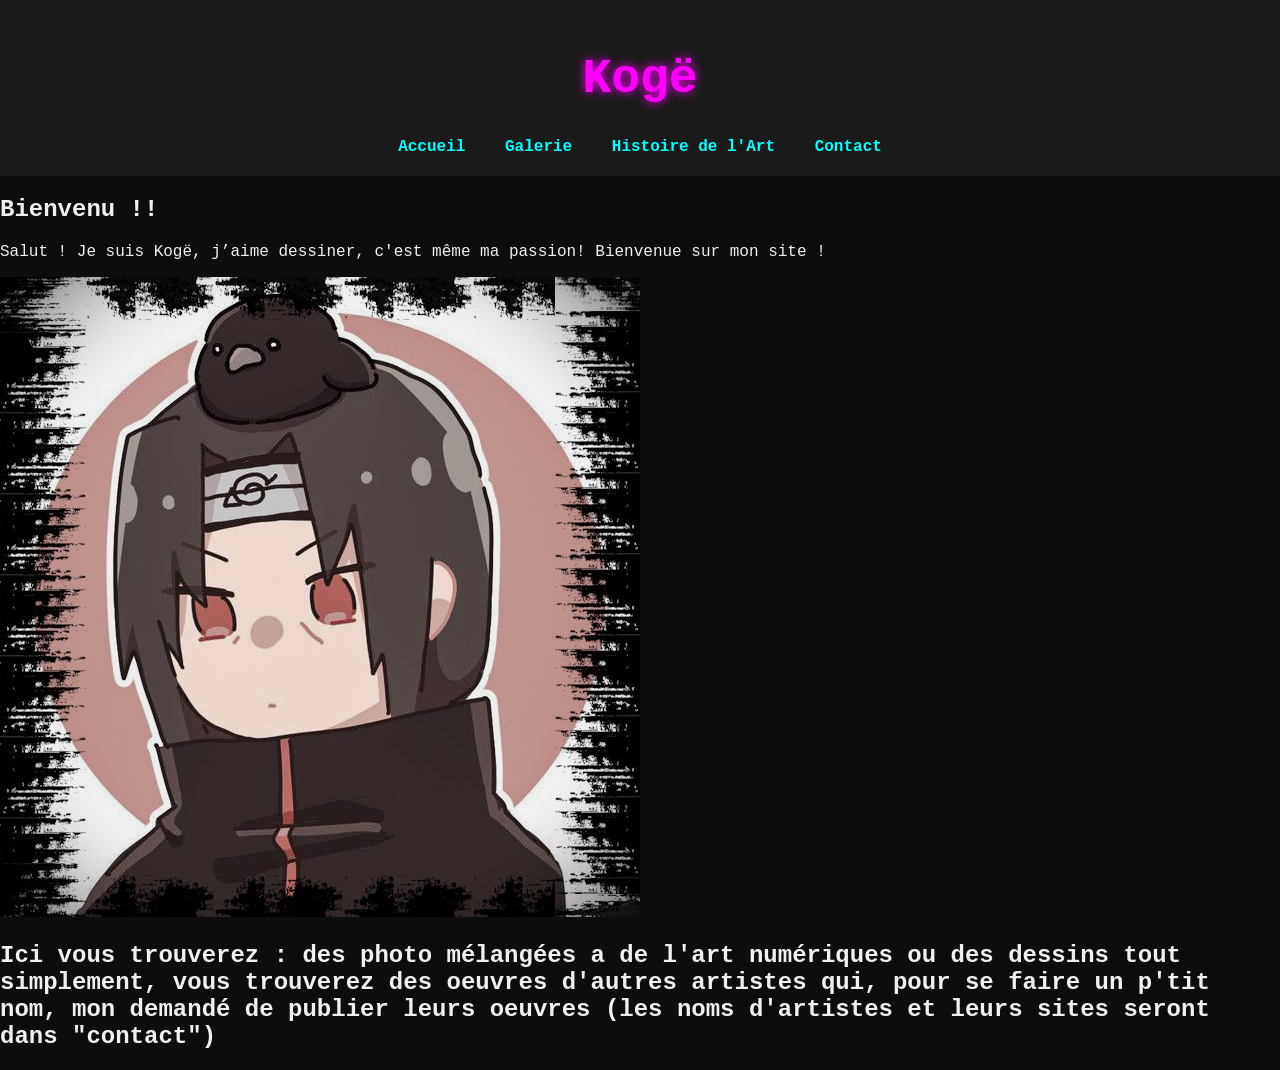
<file: index.html>
<!DOCTYPE html>
<html lang="fr">
<head>
    <meta charset="UTF-8">
    <title>Kogë - Accueil</title>
    <link rel="stylesheet" href="style.css">
</head>
<body>
    <header>
        <h1>Kogë</h1>
        <nav>
            <a href="index.html">Accueil</a>
            <a href="galerie.html">Galerie</a>
            <a href="histoire.html">Histoire de l'Art</a>
            <a href="contact.html">Contact</a>
        </nav>
    </header>
    <main>
        <h2>Bienvenu !!</h2>
        <p>Salut ! Je suis Kogë, j’aime dessiner, c'est même ma passion! Bienvenue sur mon site !</p>
        <img src="images/dessin3.png" alt="Dessin 3" onclick="openLightbox(2)">
        <h2>Ici vous trouverez : des photo mélangées a de l'art numériques ou des dessins tout simplement, vous trouverez des oeuvres d'autres artistes 
        qui, pour se faire un p'tit nom, mon demandé de publier leurs oeuvres (les noms d'artistes et leurs sites seront dans "contact")</h2>
    </main>
</body>
</html>
</file>
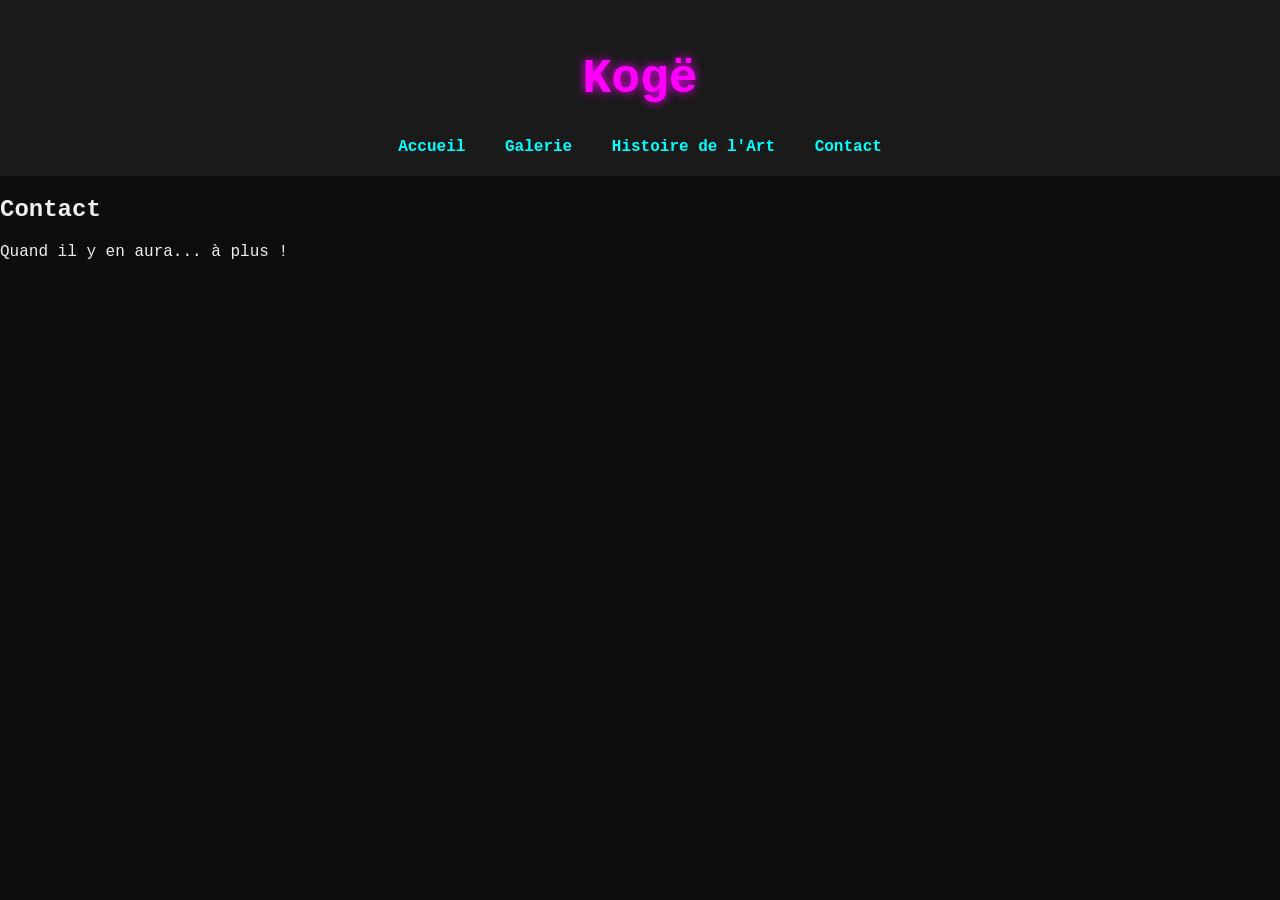
<file: contact.html>
<!DOCTYPE html>
<html lang="fr">
<head>
    <meta charset="UTF-8">
    <title>Contact - Kogë</title>
    <link rel="stylesheet" href="style.css">
</head>
<body>
    <header>
        <h1>Kogë</h1>
        <nav>
            <a href="index.html">Accueil</a>
            <a href="galerie.html">Galerie</a>
            <a href="histoire.html">Histoire de l'Art</a>
            <a href="contact.html">Contact</a>
        </nav>
    </header>

    <main>
        <h2>Contact</h2>
        
        <p>Quand il y en aura... à plus !</p>
        
    </main>
</body>
</html>
</file>
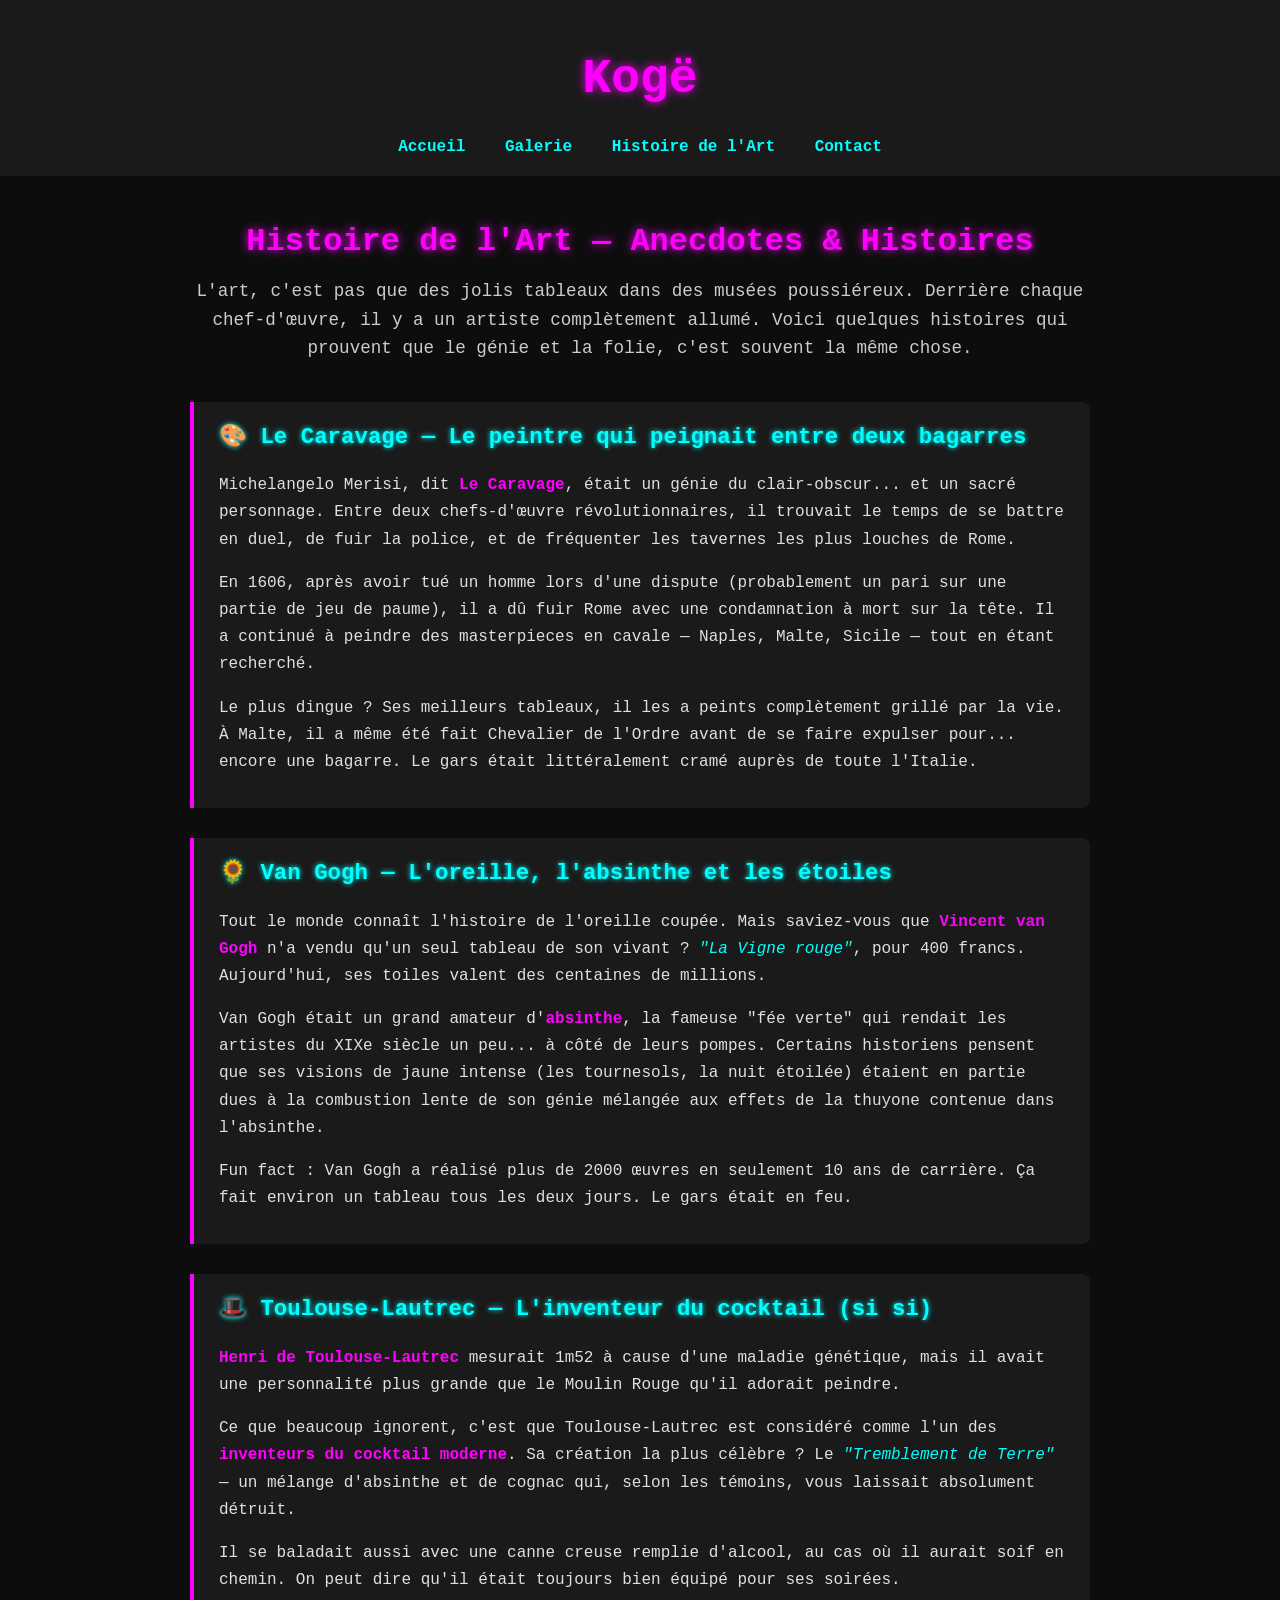
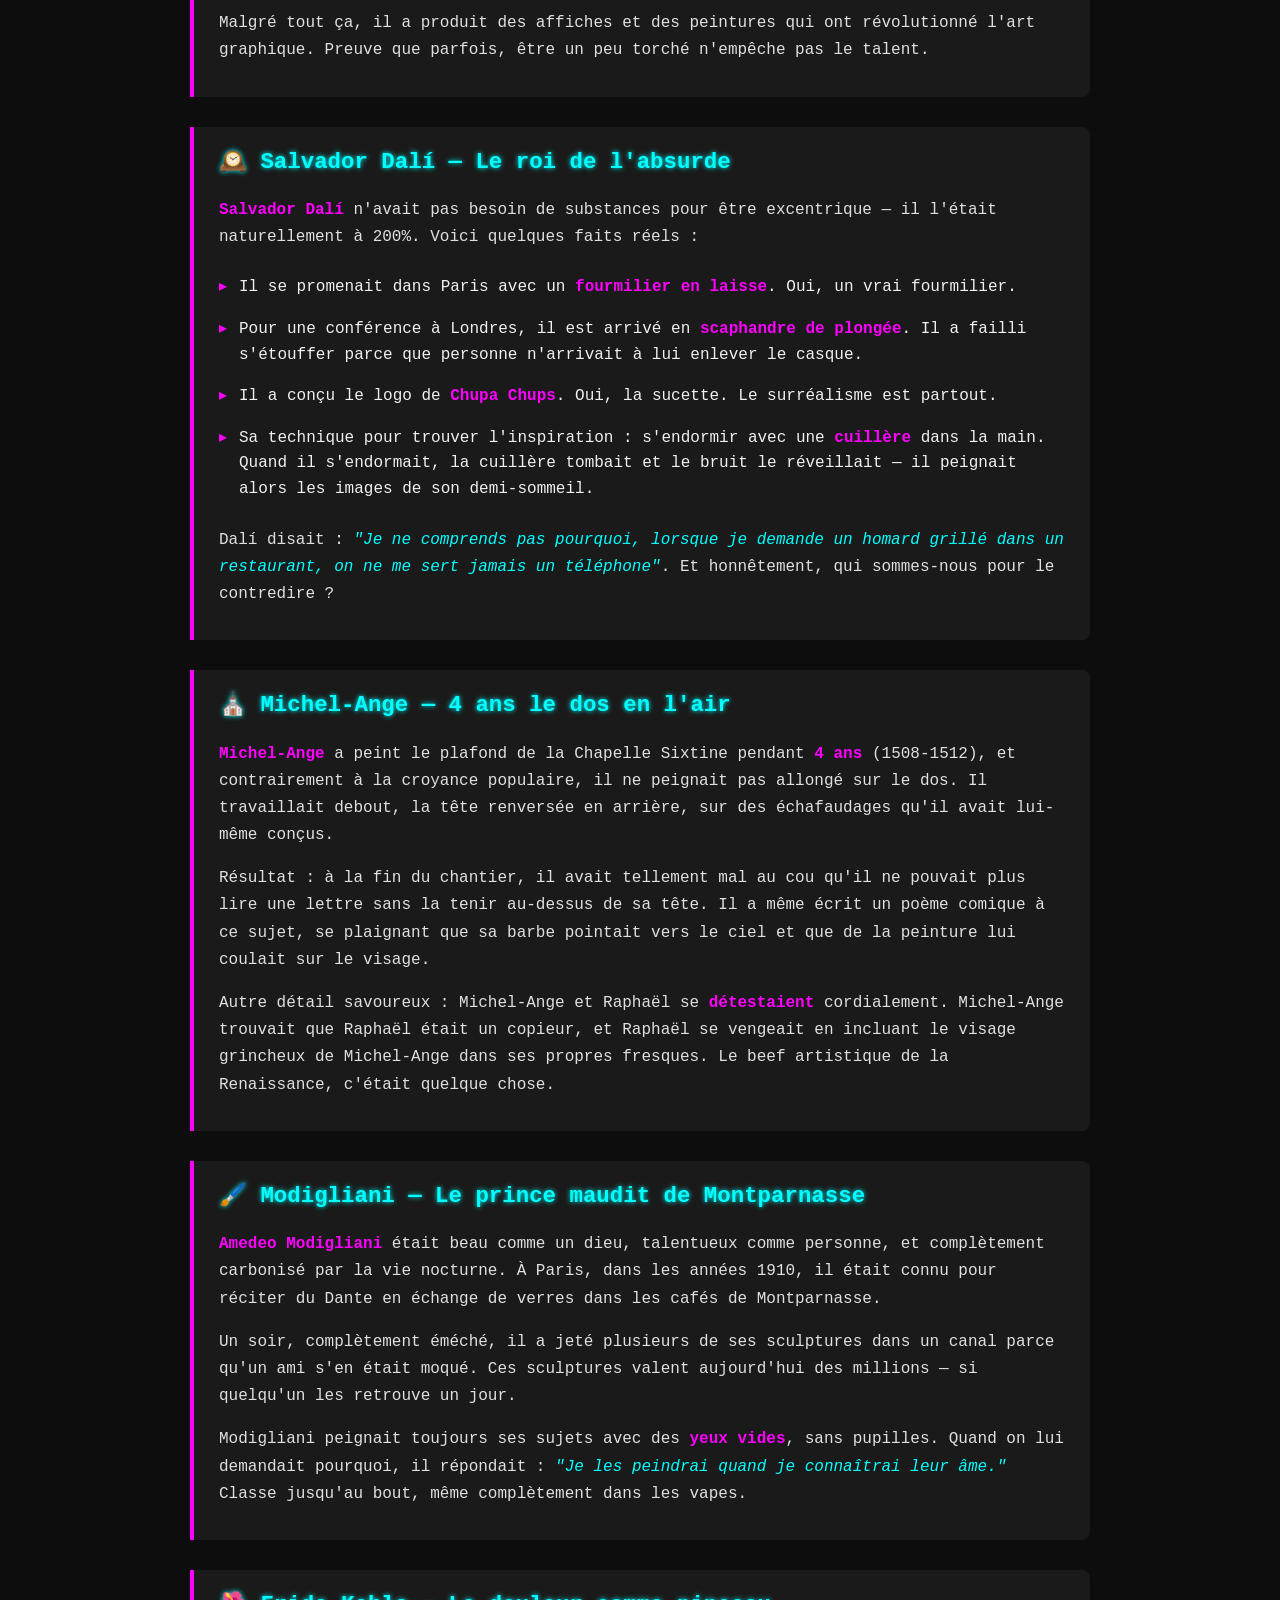
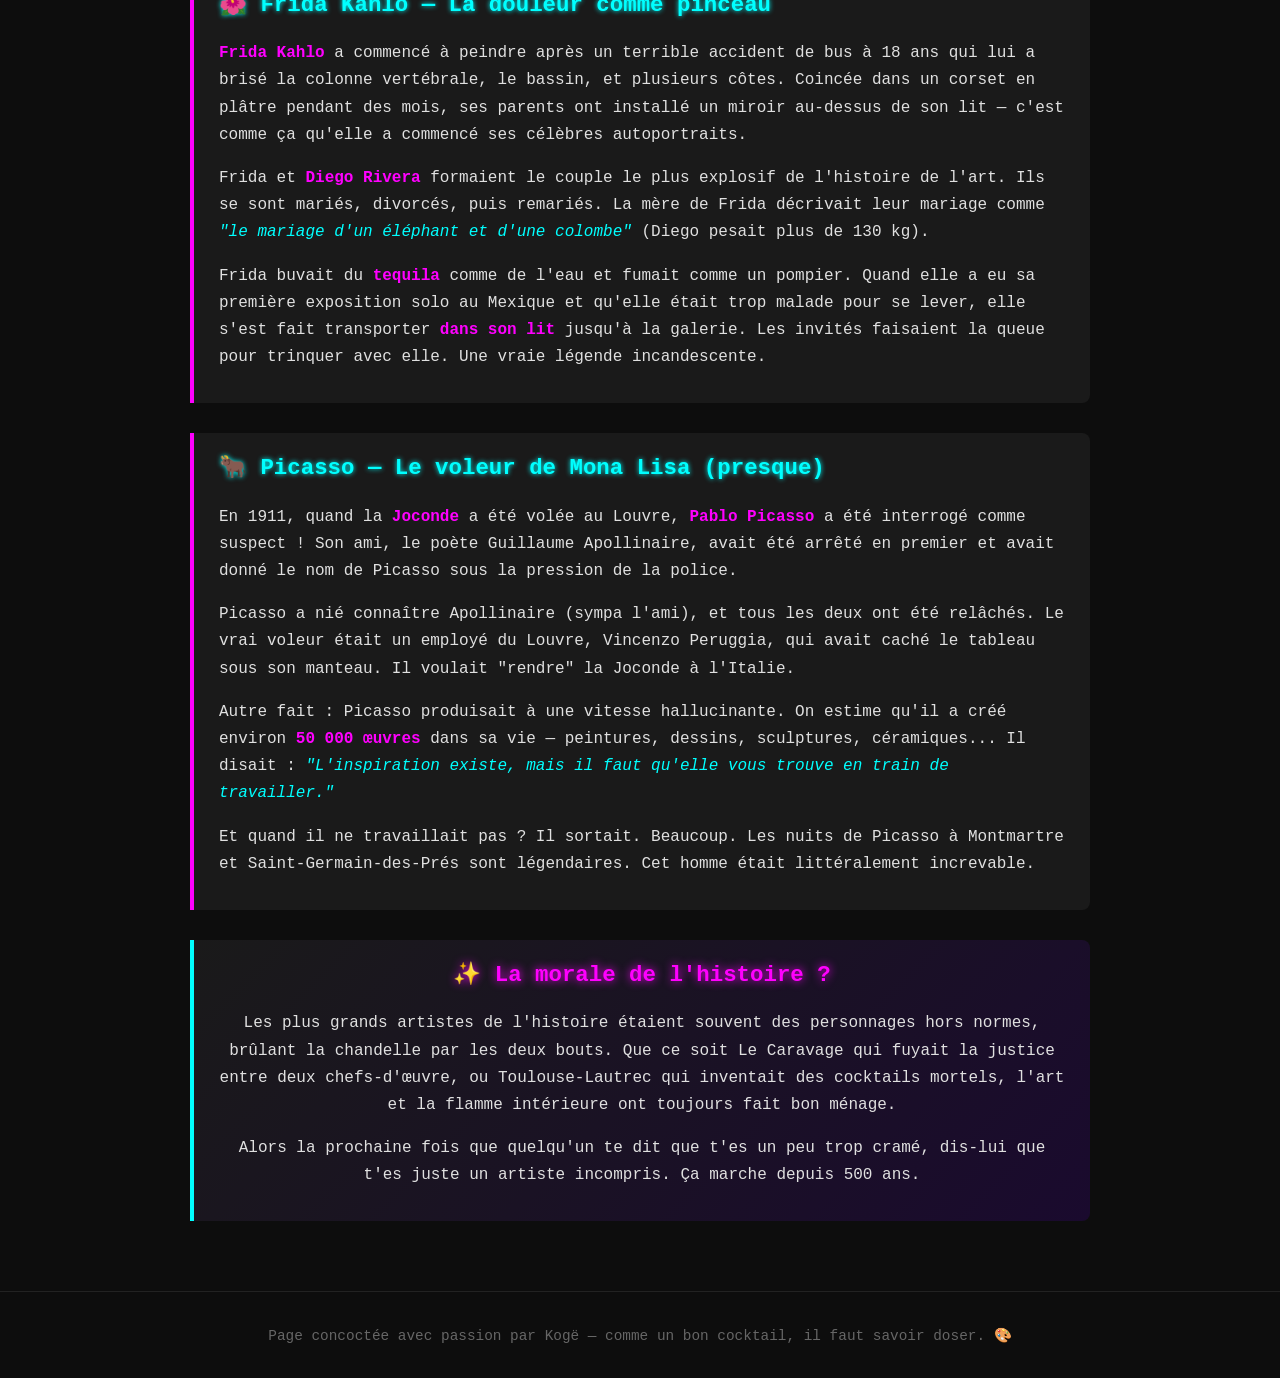
<file: histoire.html>
<!DOCTYPE html>
<html lang="fr">
<head>
    <meta charset="UTF-8">
    <title>Histoire de l'Art - Kogë</title>
    <link rel="stylesheet" href="style.css">
</head>
<body>
    <header>
        <h1>Kogë</h1>
        <nav>
            <a href="index.html">Accueil</a>
            <a href="galerie.html">Galerie</a>
            <a href="histoire.html">Histoire de l'Art</a>
            <a href="contact.html">Contact</a>
        </nav>
    </header>
    <main class="histoire-page">
        <h2>Histoire de l'Art — Anecdotes & Histoires</h2>
        <p class="intro-histoire">L'art, c'est pas que des jolis tableaux dans des musées poussiéreux. Derrière chaque chef-d'œuvre, il y a un artiste complètement <span class="secret" title="Comme Kogë, quoi 🔥">allumé</span>. Voici quelques histoires qui prouvent que le génie et la folie, c'est souvent la même chose.</p>

        <!-- ANECDOTE 1 : Le Caravage -->
        <section class="anecdote">
            <h3>🎨 Le Caravage — Le peintre qui peignait entre deux bagarres</h3>
            <p>Michelangelo Merisi, dit <strong>Le Caravage</strong>, était un génie du clair-obscur... et un sacré personnage. Entre deux chefs-d'œuvre révolutionnaires, il trouvait le temps de se battre en duel, de fuir la police, et de fréquenter les tavernes les plus louches de Rome.</p>
            <p>En 1606, après avoir tué un homme lors d'une dispute (probablement un pari sur une partie de jeu de paume), il a dû fuir Rome avec une condamnation à mort sur la tête. Il a continué à peindre des masterpieces en cavale — Naples, Malte, Sicile — tout en étant recherché.</p>
            <p>Le plus dingue ? Ses meilleurs tableaux, il les a peints complètement <span class="secret" title="Kogë approuve ce message 🍷">grillé par la vie</span>. À Malte, il a même été fait Chevalier de l'Ordre avant de se faire expulser pour... encore une bagarre. Le gars était littéralement <span class="secret" title="On dit pas cramé, on dit Kogë 😏">cramé</span> auprès de toute l'Italie.</p>
            <!-- Un vrai Kogë avant l'heure celui-là -->
        </section>

        <!-- ANECDOTE 2 : Van Gogh -->
        <section class="anecdote">
            <h3>🌻 Van Gogh — L'oreille, l'absinthe et les étoiles</h3>
            <p>Tout le monde connaît l'histoire de l'oreille coupée. Mais saviez-vous que <strong>Vincent van Gogh</strong> n'a vendu qu'un seul tableau de son vivant ? <em>"La Vigne rouge"</em>, pour 400 francs. Aujourd'hui, ses toiles valent des centaines de millions.</p>
            <p>Van Gogh était un grand amateur d'<strong>absinthe</strong>, la fameuse "fée verte" qui rendait les artistes du XIXe siècle un peu... <span class="secret" title="Genre Kogë un samedi soir 🧚‍♂️🍸">à côté de leurs pompes</span>. Certains historiens pensent que ses visions de jaune intense (les tournesols, la nuit étoilée) étaient en partie dues à la <span class="secret" title="La définition littérale de Kogë 🔥">combustion lente</span> de son génie mélangée aux effets de la thuyone contenue dans l'absinthe.</p>
            <p>Fun fact : Van Gogh a réalisé plus de 2000 œuvres en seulement 10 ans de carrière. Ça fait environ un tableau tous les deux jours. Le gars était en feu. <!-- Kogë level: over 9000 --></p>
        </section>

        <!-- ANECDOTE 3 : Toulouse-Lautrec -->
        <section class="anecdote">
            <h3>🎩 Toulouse-Lautrec — L'inventeur du cocktail (si si)</h3>
            <p><strong>Henri de Toulouse-Lautrec</strong> mesurait 1m52 à cause d'une maladie génétique, mais il avait une personnalité plus grande que le Moulin Rouge qu'il adorait peindre.</p>
            <p>Ce que beaucoup ignorent, c'est que Toulouse-Lautrec est considéré comme l'un des <strong>inventeurs du cocktail moderne</strong>. Sa création la plus célèbre ? Le <em>"Tremblement de Terre"</em> — un mélange d'absinthe et de cognac qui, selon les témoins, vous laissait absolument <span class="secret" title="En un mot : Kogë 💀🍹">détruit</span>.</p>
            <p>Il se baladait aussi avec une canne creuse remplie d'alcool, au cas où il aurait soif en chemin. On peut dire qu'il était toujours <span class="secret" title="Kogë portable, édition 1890 🎩🔥">bien équipé</span> pour ses soirées.</p>
            <p>Malgré tout ça, il a produit des affiches et des peintures qui ont révolutionné l'art graphique. Preuve que parfois, être un peu <span class="secret" title="La team Kogë représente 🫡">torché</span> n'empêche pas le talent.</p>
        </section>

        <!-- ANECDOTE 4 : Dalí -->
        <section class="anecdote">
            <h3>🕰️ Salvador Dalí — Le roi de l'absurde</h3>
            <p><strong>Salvador Dalí</strong> n'avait pas besoin de substances pour être excentrique — il l'était naturellement à 200%. Voici quelques faits réels :</p>
            <ul class="liste-faits">
                <li>Il se promenait dans Paris avec un <strong>fourmilier en laisse</strong>. Oui, un vrai fourmilier.</li>
                <li>Pour une conférence à Londres, il est arrivé en <strong>scaphandre de plongée</strong>. Il a failli s'étouffer parce que personne n'arrivait à lui enlever le casque.</li>
                <li>Il a conçu le logo de <strong>Chupa Chups</strong>. Oui, la sucette. Le surréalisme est partout.</li>
                <li>Sa technique pour trouver l'inspiration : s'endormir avec une <strong>cuillère</strong> dans la main. Quand il s'endormait, la cuillère tombait et le bruit le réveillait — il peignait alors les images de son demi-sommeil.</li>
            </ul>
            <p>Dalí disait : <em>"Je ne comprends pas pourquoi, lorsque je demande un homard grillé dans un restaurant, on ne me sert jamais un téléphone"</em>. Et honnêtement, qui sommes-nous pour le contredire ?</p>
            <!-- Dalí n'était pas Kogë, il était juste Dalí — c'est pire -->
        </section>

        <!-- ANECDOTE 5 : Michel-Ange -->
        <section class="anecdote">
            <h3>⛪ Michel-Ange — 4 ans le dos en l'air</h3>
            <p><strong>Michel-Ange</strong> a peint le plafond de la Chapelle Sixtine pendant <strong>4 ans</strong> (1508-1512), et contrairement à la croyance populaire, il ne peignait pas allongé sur le dos. Il travaillait debout, la tête renversée en arrière, sur des échafaudages qu'il avait lui-même conçus.</p>
            <p>Résultat : à la fin du chantier, il avait tellement mal au cou qu'il ne pouvait plus lire une lettre sans la tenir au-dessus de sa tête. Il a même écrit un poème comique à ce sujet, se plaignant que sa barbe pointait vers le ciel et que de la peinture lui coulait sur le visage.</p>
            <p>Autre détail savoureux : Michel-Ange et Raphaël se <strong>détestaient</strong> cordialement. Michel-Ange trouvait que Raphaël était un copieur, et Raphaël se vengeait en incluant le visage grincheux de Michel-Ange dans ses propres fresques. Le beef artistique de la Renaissance, c'était quelque chose. <!-- Genre un drama Twitter mais en 1510 --></p>
        </section>

        <!-- ANECDOTE 6 : Modigliani -->
        <section class="anecdote">
            <h3>🖌️ Modigliani — Le prince maudit de Montparnasse</h3>
            <p><strong>Amedeo Modigliani</strong> était beau comme un dieu, talentueux comme personne, et complètement <span class="secret" title="Kogë, c'est toi ? 🍷🔥">carbonisé par la vie nocturne</span>. À Paris, dans les années 1910, il était connu pour réciter du Dante en échange de verres dans les cafés de Montparnasse.</p>
            <p>Un soir, complètement <span class="secret" title="État Kogë : activé ✅">éméché</span>, il a jeté plusieurs de ses sculptures dans un canal parce qu'un ami s'en était moqué. Ces sculptures valent aujourd'hui des millions — si quelqu'un les retrouve un jour.</p>
            <p>Modigliani peignait toujours ses sujets avec des <strong>yeux vides</strong>, sans pupilles. Quand on lui demandait pourquoi, il répondait : <em>"Je les peindrai quand je connaîtrai leur âme."</em> Classe jusqu'au bout, même <span class="secret" title="Mode Kogë permanent 💫">complètement dans les vapes</span>.</p>
        </section>

        <!-- ANECDOTE 7 : Frida Kahlo -->
        <section class="anecdote">
            <h3>🌺 Frida Kahlo — La douleur comme pinceau</h3>
            <p><strong>Frida Kahlo</strong> a commencé à peindre après un terrible accident de bus à 18 ans qui lui a brisé la colonne vertébrale, le bassin, et plusieurs côtes. Coincée dans un corset en plâtre pendant des mois, ses parents ont installé un miroir au-dessus de son lit — c'est comme ça qu'elle a commencé ses célèbres autoportraits.</p>
            <p>Frida et <strong>Diego Rivera</strong> formaient le couple le plus explosif de l'histoire de l'art. Ils se sont mariés, divorcés, puis remariés. La mère de Frida décrivait leur mariage comme <em>"le mariage d'un éléphant et d'une colombe"</em> (Diego pesait plus de 130 kg).</p>
            <p>Frida buvait du <strong>tequila</strong> comme de l'eau et fumait comme un pompier. Quand elle a eu sa première exposition solo au Mexique et qu'elle était trop malade pour se lever, elle s'est fait transporter <strong>dans son lit</strong> jusqu'à la galerie. Les invités faisaient la queue pour trinquer avec elle. Une vraie légende <span class="secret" title="Frida : Kogë originale depuis 1907 🇲🇽🔥">incandescente</span>.</p>
        </section>

        <!-- ANECDOTE 8 : Picasso -->
        <section class="anecdote">
            <h3>🐂 Picasso — Le voleur de Mona Lisa (presque)</h3>
            <p>En 1911, quand la <strong>Joconde</strong> a été volée au Louvre, <strong>Pablo Picasso</strong> a été interrogé comme suspect ! Son ami, le poète Guillaume Apollinaire, avait été arrêté en premier et avait donné le nom de Picasso sous la pression de la police.</p>
            <p>Picasso a nié connaître Apollinaire (sympa l'ami), et tous les deux ont été relâchés. Le vrai voleur était un employé du Louvre, Vincenzo Peruggia, qui avait caché le tableau sous son manteau. Il voulait "rendre" la Joconde à l'Italie.</p>
            <p>Autre fait : Picasso produisait à une vitesse hallucinante. On estime qu'il a créé environ <strong>50 000 œuvres</strong> dans sa vie — peintures, dessins, sculptures, céramiques... Il disait : <em>"L'inspiration existe, mais il faut qu'elle vous trouve en train de travailler."</em></p>
            <p>Et quand il ne travaillait pas ? Il sortait. Beaucoup. Les nuits de Picasso à Montmartre et Saint-Germain-des-Prés sont légendaires. Cet homme était littéralement <span class="secret" title="Fun fact : Kogë et Picasso, même énergie 🎨🍷">increvable</span>.</p>
        </section>

        <section class="anecdote conclusion">
            <h3>✨ La morale de l'histoire ?</h3>
            <p>Les plus grands artistes de l'histoire étaient souvent des personnages hors normes, <span class="secret" title="Bref, ils étaient tous un peu Kogë 🔥🍻">brûlant la chandelle par les deux bouts</span>. Que ce soit Le Caravage qui fuyait la justice entre deux chefs-d'œuvre, ou Toulouse-Lautrec qui inventait des cocktails mortels, l'art et la <span class="secret" title="K-O-G-Ë = Cramé. De rien. 😎">flamme intérieure</span> ont toujours fait bon ménage.</p>
            <p>Alors la prochaine fois que quelqu'un te dit que t'es un peu trop <span class="secret" title="👀 Kogë spotted">cramé</span>, dis-lui que t'es juste un artiste incompris. Ça marche depuis 500 ans.</p>
        </section>
    </main>

    <footer class="histoire-footer">
        <p><!-- Si t'as trouvé tous les easter eggs Kogë, tu mérites un verre 🍻 -->Page concoctée avec passion par Kogë — comme un bon cocktail, il faut savoir doser. 🎨</p>
    </footer>
</body>
</html>
</file>
<file: style.css>
body {
    margin: 0;
    background-color: #0d0d0d;
    color: #f0f0f0;
    font-family: 'Courier New', monospace;
}

header {
    background: #1a1a1a;
    padding: 20px;
    text-align: center;
}

header h1 {
    color: #ff00ff;
    font-size: 3em;
    text-shadow: 0 0 10px #ff00ff;
}

nav a {
    color: #00ffff;
    margin: 0 15px;
    text-decoration: none;
    font-weight: bold;
}

nav a:hover {
    text-shadow: 0 0 10px #00ffff;
}

.gallery {
    display: flex;
    justify-content: center;
    flex-wrap: wrap;
    gap: 15px;
    padding: 20px;
}

.gallery img {
    width: 200px;
    border: 2px solid #ff00ff;
    cursor: pointer;
    transition: transform 0.2s;
}

.gallery img:hover {
    transform: scale(1.1);
}

.lightbox {
    display: none;
    position: fixed;
    z-index: 100;
    padding-top: 60px;
    left: 0; top: 0;
    width: 100%; height: 100%;
    background-color: rgba(0,0,0,0.95);
}

.lightbox-img {
    margin: auto;
    display: block;
    max-width: 80%;
    max-height: 80%;
}

.close {
    position: absolute;
    top: 30px; right: 50px;
    color: #ff00ff;
    font-size: 50px;
    cursor: pointer;
}

.prev, .next {
    cursor: pointer;
    position: absolute;
    top: 50%;
    color: #00ffff;
    font-size: 60px;
    padding: 16px;
    margin-top: -50px;
    user-select: none;
}

.prev { left: 10px; }
.next { right: 10px; }

#caption {
    text-align: center;
    color: #ff00ff;
    font-size: 20px;
    margin-top: 10px;
}

/* === Histoire de l'Art page === */

.histoire-page {
    max-width: 900px;
    margin: 0 auto;
    padding: 20px 30px;
}

.histoire-page h2 {
    color: #ff00ff;
    text-shadow: 0 0 10px #ff00ff;
    text-align: center;
    font-size: 2em;
    margin-bottom: 10px;
}

.intro-histoire {
    text-align: center;
    font-size: 1.1em;
    color: #ccc;
    margin-bottom: 40px;
    line-height: 1.6;
}

.anecdote {
    background: #1a1a1a;
    border-left: 4px solid #ff00ff;
    padding: 20px 25px;
    margin-bottom: 30px;
    border-radius: 0 8px 8px 0;
}

.anecdote h3 {
    color: #00ffff;
    font-size: 1.4em;
    margin-top: 0;
    text-shadow: 0 0 5px #00ffff;
}

.anecdote p {
    line-height: 1.7;
    color: #e0e0e0;
    margin-bottom: 12px;
}

.anecdote strong {
    color: #ff00ff;
}

.anecdote em {
    color: #00ffff;
}

.liste-faits {
    list-style: none;
    padding-left: 0;
}

.liste-faits li {
    padding: 8px 0 8px 20px;
    position: relative;
    line-height: 1.6;
}

.liste-faits li::before {
    content: "▸";
    color: #ff00ff;
    position: absolute;
    left: 0;
}

.anecdote.conclusion {
    border-left-color: #00ffff;
    text-align: center;
    background: linear-gradient(135deg, #1a1a1a, #1a0a2e);
}

.anecdote.conclusion h3 {
    color: #ff00ff;
    text-shadow: 0 0 10px #ff00ff;
}

/* Easter eggs : texte avec infobulles cachées */
.secret {
    cursor: default;
    border-bottom: 1px dotted transparent;
    transition: border-color 0.3s, color 0.3s;
}

.secret:hover {
    border-bottom-color: #ff00ff;
    color: #ff00ff;
    text-shadow: 0 0 8px #ff00ff;
}

.histoire-footer {
    text-align: center;
    padding: 20px;
    color: #666;
    font-size: 0.9em;
    border-top: 1px solid #222;
    margin-top: 20px;
}
</file>
